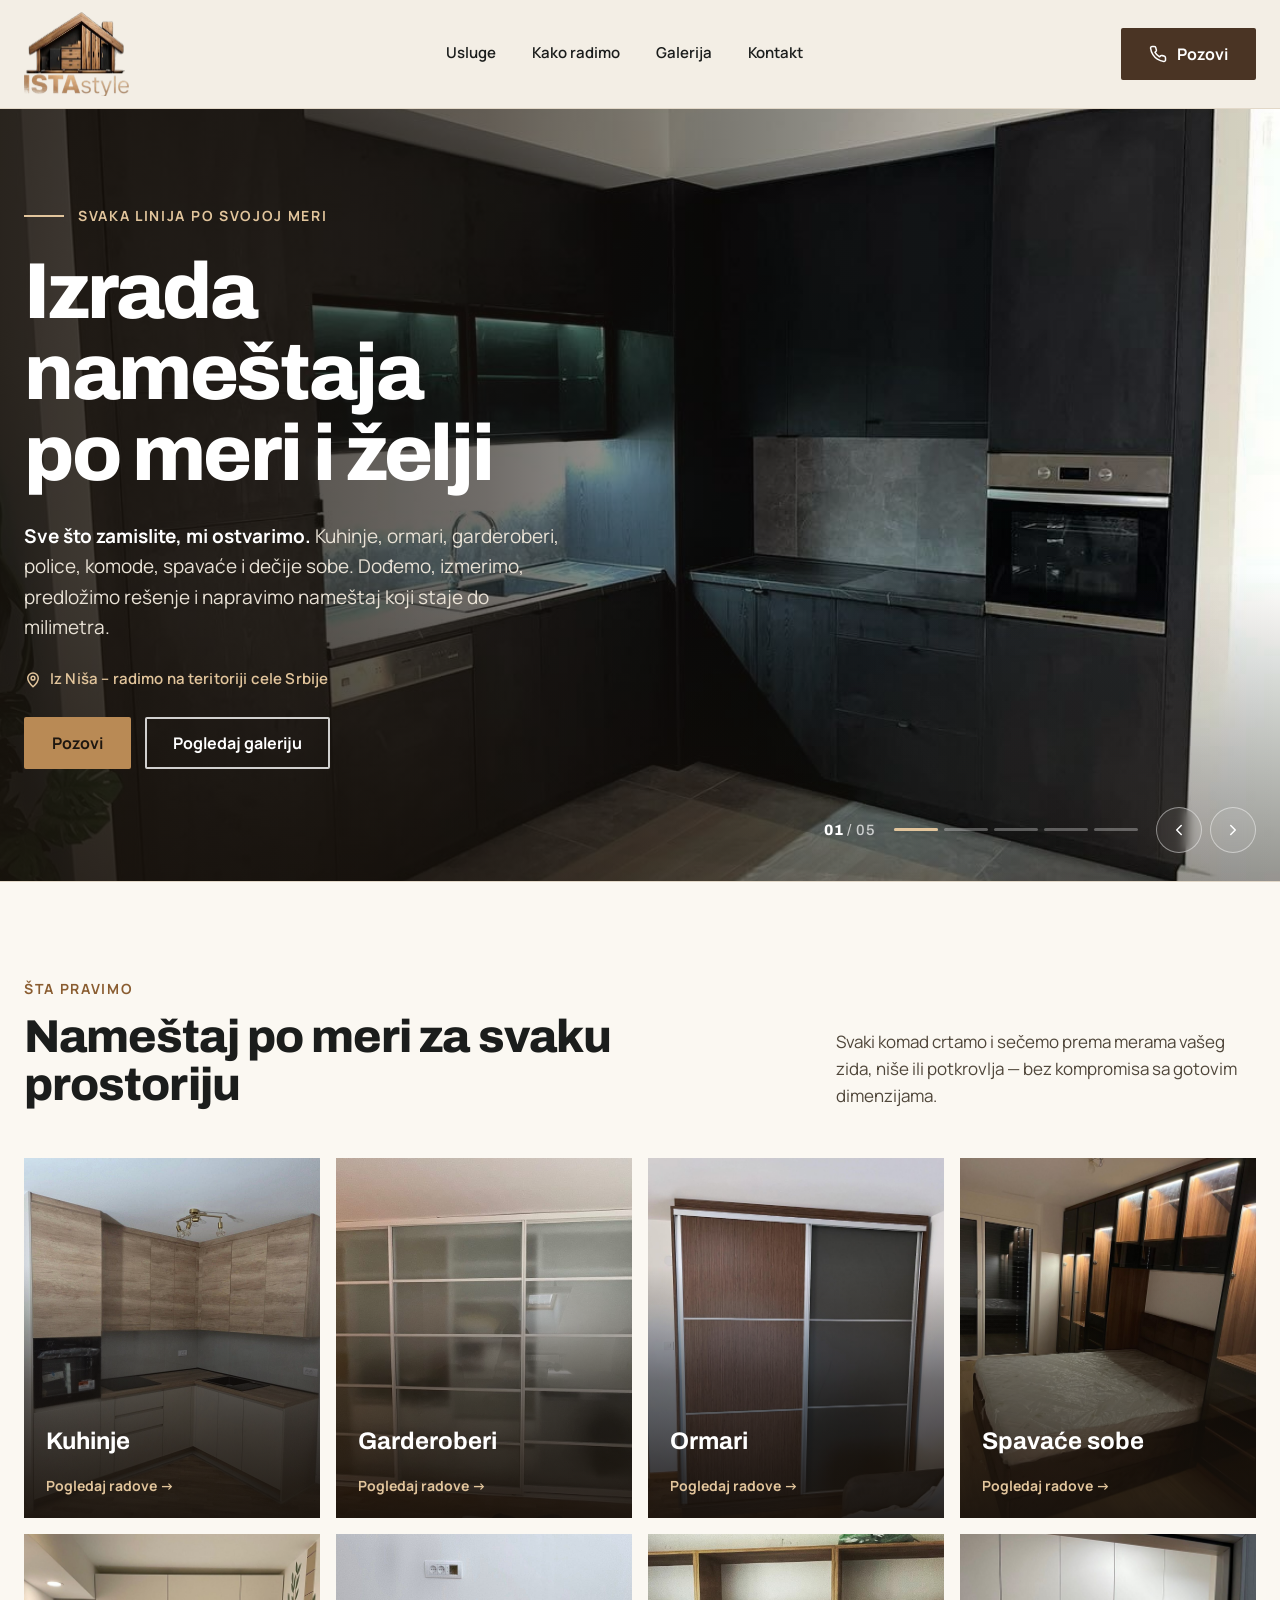
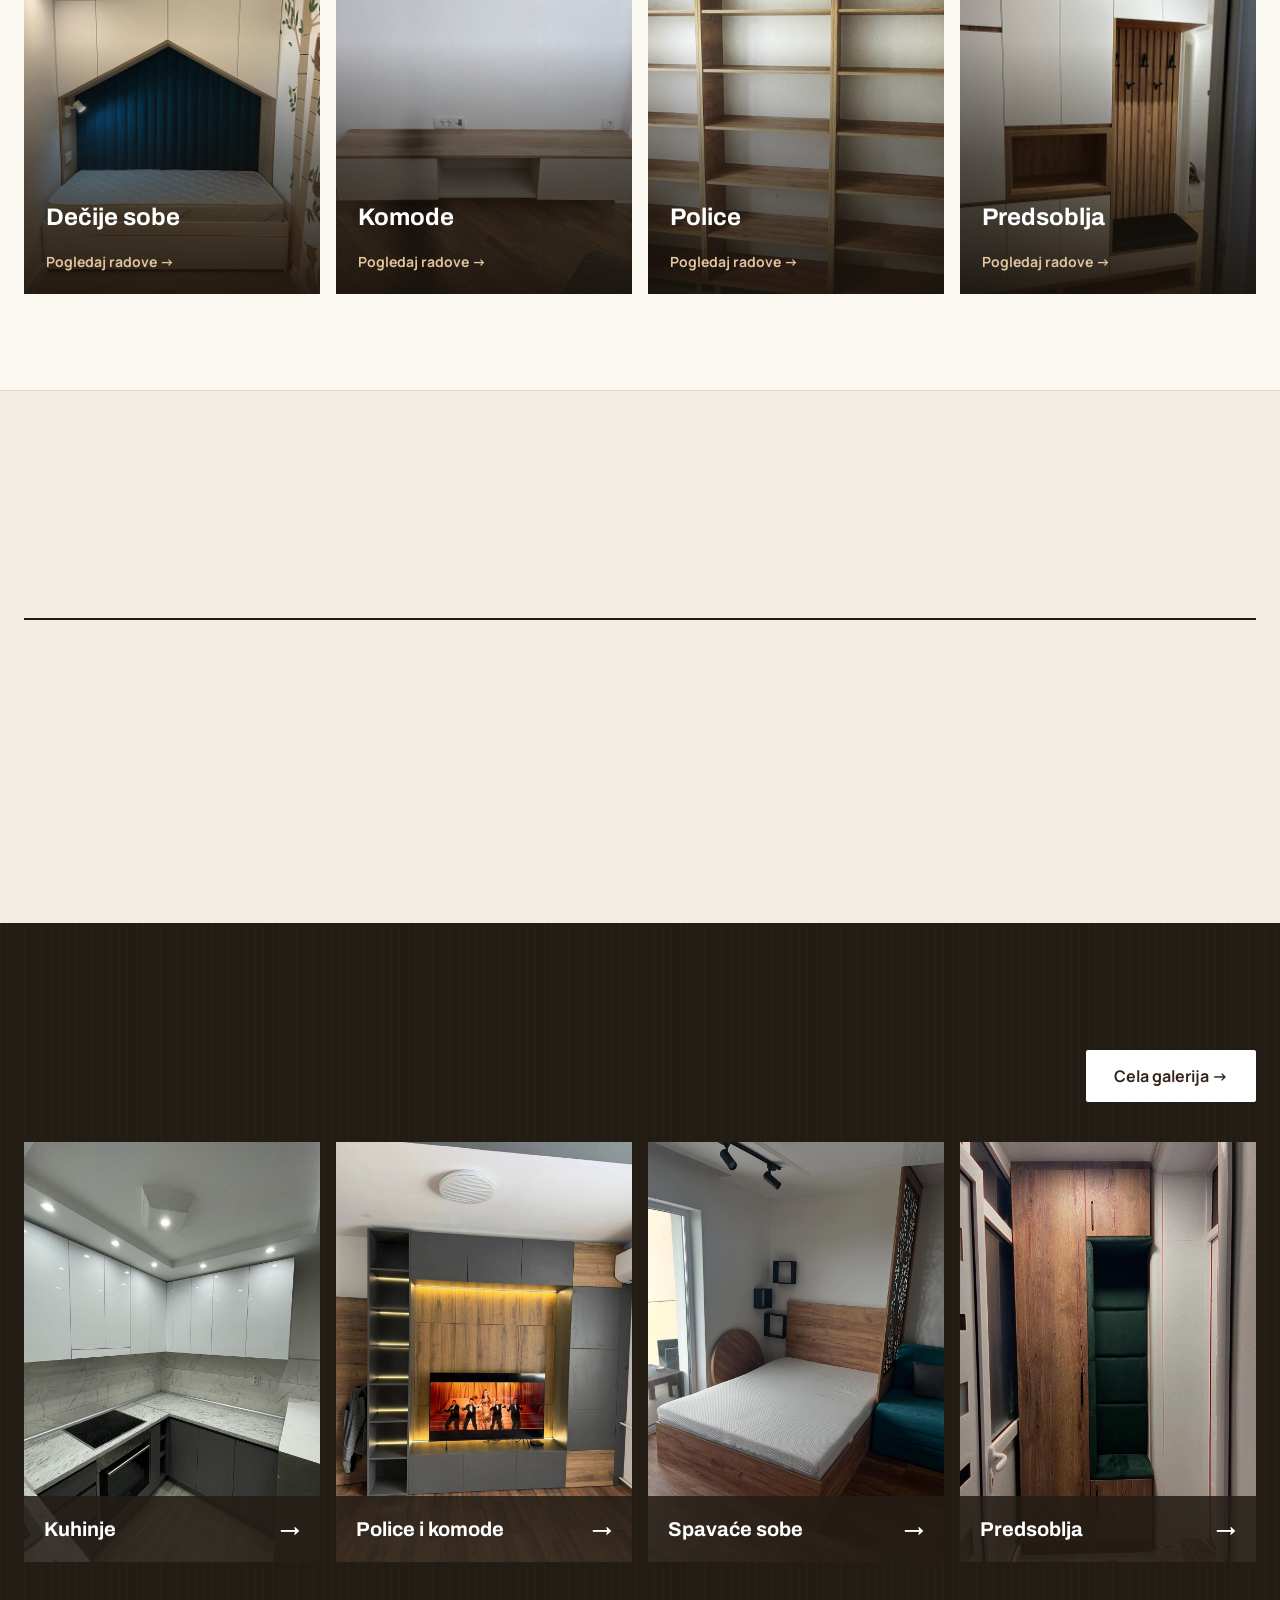
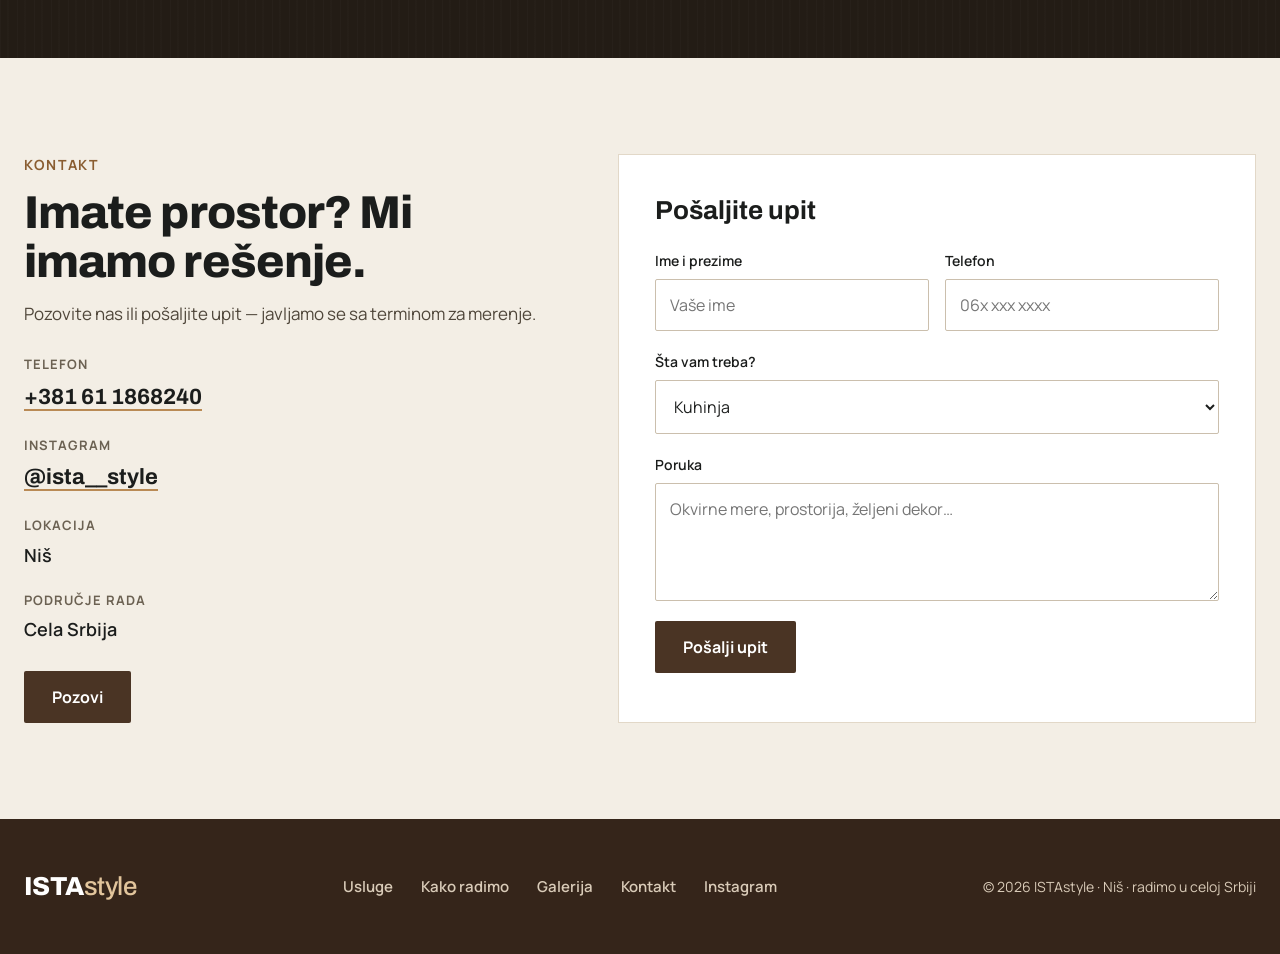
<file: index.html>
<!doctype html>
<html lang="sr">
<head>
<meta charset="utf-8">
<meta name="viewport" content="width=device-width, initial-scale=1">
<title>ISTAstyle – Nameštaj po meri od iverice | Niš</title>
<meta name="description" content="ISTAstyle iz Niša izrađuje nameštaj od iverice po meri na teritoriji cele Srbije: kuhinje, ormare, garderobere, police, komode, spavaće i dečije sobe i predsoblja. Merenje, izrada i montaža.">
<link rel="canonical" href="https://pecarandja.github.io/istastyle/">
<meta name="theme-color" content="#4A3424">
<link rel="icon" href="favicon.svg" type="image/svg+xml">
<link rel="icon" href="favicon-48.png" sizes="48x48" type="image/png">
<link rel="apple-touch-icon" href="apple-touch-icon.png">
<meta property="og:type" content="website">
<meta property="og:locale" content="sr_RS">
<meta property="og:site_name" content="ISTAstyle">
<meta property="og:title" content="ISTAstyle – Nameštaj po meri od iverice | Niš">
<meta property="og:description" content="ISTAstyle iz Niša izrađuje nameštaj od iverice po meri na teritoriji cele Srbije: kuhinje, ormare, garderobere, police, komode, spavaće i dečije sobe i predsoblja. Merenje, izrada i montaža.">
<meta property="og:url" content="https://pecarandja.github.io/istastyle/">
<meta property="og:image" content="https://pecarandja.github.io/istastyle/og-image.jpg">
<meta property="og:image:width" content="1200">
<meta property="og:image:height" content="630">
<meta name="twitter:card" content="summary_large_image">
<script type="application/ld+json">
{"@context":"https://schema.org","@type":"FurnitureStore","name":"ISTAstyle","slogan":"Svaka linija po svojoj meri","description":"Izrada nameštaja od iverice po meri: kuhinje, ormari, garderoberi, police, komode, spavaće i dečije sobe, predsoblja.","url":"https://pecarandja.github.io/istastyle/","image":"https://pecarandja.github.io/istastyle/og-image.jpg","telephone":"+381611868240","address":{"@type":"PostalAddress","addressLocality":"Niš","addressCountry":"RS"},"areaServed":{"@type":"Country","name":"Srbija"},"sameAs":["https://www.instagram.com/ista__style/"]}
</script>
<link rel="preconnect" href="https://fonts.googleapis.com">
<link rel="preconnect" href="https://fonts.gstatic.com" crossorigin>
<link href="https://fonts.googleapis.com/css2?family=Archivo:wght@500;600;700;800&family=Manrope:wght@400;500;600;700&display=swap" rel="stylesheet">
<link rel="stylesheet" href="style.css?v=4">
<script>document.documentElement.className+=" js";</script>
</head>
<body>

<header class="site-header">
  <div class="wrap hdr">
    <a class="logo logo-img" href="index.html" aria-label="ISTAstyle – početna"><img src="logo-istastyle.png" alt="ISTAstyle" width="420" height="337"></a>
    <nav id="glavni-meni" class="nav" aria-label="Glavni meni">
      <a href="#usluge">Usluge</a>
      <a href="#proces">Kako radimo</a>
      <a href="galerija.html">Galerija</a>
      <a href="#kontakt">Kontakt</a>
    </nav>
    <div class="hdr-actions">
      <a class="btn btn-primary hdr-call" href="tel:+381611868240">
        <svg width="18" height="18" viewBox="0 0 24 24" fill="none" stroke="currentColor" stroke-width="2" stroke-linecap="round" stroke-linejoin="round" aria-hidden="true"><path d="M22 16.9v3a2 2 0 0 1-2.2 2 19.8 19.8 0 0 1-8.6-3.1 19.5 19.5 0 0 1-6-6A19.8 19.8 0 0 1 2.1 4.2 2 2 0 0 1 4.1 2h3a2 2 0 0 1 2 1.7c.1.9.4 1.8.7 2.7a2 2 0 0 1-.5 2.1L8 9.8a16 16 0 0 0 6 6l1.3-1.3a2 2 0 0 1 2.1-.5c.9.3 1.8.6 2.7.7a2 2 0 0 1 1.7 2z"/></svg>
        Pozovi
      </a>
      <button type="button" class="burger" aria-label="Meni" aria-expanded="false" aria-controls="glavni-meni">
        <svg class="ic-open" width="22" height="22" viewBox="0 0 24 24" fill="none" stroke="currentColor" stroke-width="2" stroke-linecap="round" aria-hidden="true"><path d="M4 7h16M4 12h16M4 17h16"/></svg>
        <svg class="ic-close" width="22" height="22" viewBox="0 0 24 24" fill="none" stroke="currentColor" stroke-width="2" stroke-linecap="round" aria-hidden="true"><path d="M6 6l12 12M18 6L6 18"/></svg>
      </button>
    </div>
  </div>
</header>

<main>
  <section id="top" class="hero-full slider" role="region" aria-roledescription="karusel" aria-label="Naši radovi">
    <img class="slide on" src="kuhinje_147.jpg" alt="Tamna kuhinja sa osvetljenim staklenim elementima">
    <img class="slide" src="police_038.jpg" alt="TV zid sa hrastovim letvicama i osvetljenim policama" aria-hidden="true">
    <img class="slide" src="spavace_119.jpg" alt="Spavaća soba sa krevetom i osvetljenim ormarima" aria-hidden="true">
    <img class="slide" src="predsoblja_072.jpg" alt="Belo predsoblje sa hrastovim letvicama i klupom" aria-hidden="true">
    <img class="slide" src="police_177.jpg" alt="Ugradni ormar u hrastovom dekoru sa crnom nišom" aria-hidden="true">
    <div class="wrap hero-inner">
      <div class="hero-text">
        <div class="eyebrow">Svaka linija po svojoj meri</div>
        <h1>Izrada nameštaja po meri i želji</h1>
        <p class="hero-lead"><strong>Sve što zamislite, mi ostvarimo.</strong> Kuhinje, ormari, garderoberi, police, komode, spavaće i dečije sobe. Dođemo, izmerimo, predložimo rešenje i napravimo nameštaj koji staje do milimetra.</p>
        <p class="hero-area"><svg width="18" height="18" viewBox="0 0 24 24" fill="none" stroke="currentColor" stroke-width="2" stroke-linecap="round" stroke-linejoin="round" aria-hidden="true"><path d="M12 21s-7-6.2-7-11.5A7 7 0 0 1 19 9.5C19 14.8 12 21 12 21z"/><circle cx="12" cy="9.5" r="2.5"/></svg>Iz Niša – radimo na teritoriji cele Srbije</p>
        <div class="btn-row">
          <a class="btn btn-oak" href="tel:+381611868240">Pozovi</a>
          <a class="btn btn-outline-light" href="galerija.html">Pogledaj galeriju</a>
        </div>
      </div>
    </div>
    <div class="dots"></div>
  </section>

  <section id="usluge" class="band-white">
    <div class="wrap sec stack">
      <div class="sec-head-row">
        <div class="sec-head">
          <div class="eyebrow plain">Šta pravimo</div>
          <h2 class="h2">Nameštaj po meri za svaku prostoriju</h2>
        </div>
        <p class="lead" style="max-width:420px">Svaki komad crtamo i sečemo prema merama vašeg zida, niše ili potkrovlja — bez kompromisa sa gotovim dimenzijama.</p>
      </div>
      <div class="svc-grid">
        <a class="card" href="galerija.html#kuhinje"><img src="kuhinje_034.jpg" alt="Ugaona kuhinja" loading="lazy"><h3>Kuhinje</h3><p>Ugaone, linijske i sa ostrvom — prilagođene vašim aparatima i instalacijama.</p><span class="more">Pogledaj radove →</span></a>
        <a class="card" href="galerija.html#spavace"><img src="spavace_237.jpg" alt="Garderober sa kliznim staklenim vratima" loading="lazy"><h3>Garderoberi</h3><p>Otvoreni ili zatvoreni sistemi sa šipkama, policama i fiokama.</p><span class="more">Pogledaj radove →</span></a>
        <a class="card" href="galerija.html#spavace"><img src="spavace_113.jpg" alt="Ormar sa kliznim vratima" loading="lazy"><h3>Ormari</h3><p>Ugradni i samostojeći, sa kliznim ili krilnim vratima.</p><span class="more">Pogledaj radove →</span></a>
        <a class="card" href="galerija.html#spavace"><img src="spavace_119.jpg" alt="Spavaća soba sa krevetom i osvetljenim ormarima" loading="lazy"><h3>Spavaće sobe</h3><p>Kreveti, noćni stočići i ormari u jednom usklađenom kompletu.</p><span class="more">Pogledaj radove →</span></a>
        <a class="card" href="galerija.html#spavace"><img src="spavace_178.jpg" alt="Dečiji krevet u obliku kućice" loading="lazy"><h3>Dečije sobe</h3><p>Kreveti, radni stolovi i police koji prate rast deteta.</p><span class="more">Pogledaj radove →</span></a>
        <a class="card" href="galerija.html#police"><img src="police_036.jpg" alt="Viseća komoda" loading="lazy"><h3>Komode</h3><p>Za dnevnu sobu, spavaću sobu ili hodnik — širina i broj fioka po želji.</p><span class="more">Pogledaj radove →</span></a>
        <a class="card" href="galerija.html#police"><img src="police_258.jpg" alt="Police za knjige u hrastovom dekoru" loading="lazy"><h3>Police</h3><p>Zidne, TV i police za knjige, iskorišćen svaki centimetar zida.</p><span class="more">Pogledaj radove →</span></a>
        <a class="card" href="galerija.html#predsoblja"><img src="predsoblja_073.jpg" alt="Predsoblje sa vešalicama i klupom" loading="lazy"><h3>Predsoblja</h3><p>Cipelarnici, vešalice i ormarići za ulazni prostor.</p><span class="more">Pogledaj radove →</span></a>
      </div>
    </div>
  </section>

  <section id="proces" class="wrap sec stack">
    <div class="sec-head">
      <div class="eyebrow plain">Kako radimo</div>
      <h2 class="h2">Od prvog poziva do montaže</h2>
    </div>
    <ol class="steps">
      <li><span class="num">01</span><h3>Poziv i dogovor</h3><p>Recite nam šta vam treba i pošaljite fotografiju prostora.</p></li>
      <li><span class="num">02</span><h3>Merenje</h3><p>Dolazimo na vašu adresu bilo gde u Srbiji i precizno merimo prostor.</p></li>
      <li><span class="num">03</span><h3>Predlog i ponuda</h3><p>Zajedno biramo dekor, okove i raspored, uz jasnu cenu.</p></li>
      <li><span class="num">04</span><h3>Izrada i montaža</h3><p>Nameštaj pravimo u radionici u Nišu, dovozimo ga i montiramo kod vas.</p></li>
    </ol>
  </section>

  <section class="band-dark">
    <div class="wrap sec" style="display:flex;flex-direction:column;gap:40px">
      <div class="sec-head-row">
        <div class="sec-head">
          <div class="eyebrow plain light">Galerija</div>
          <h2 class="h2">Naši radovi</h2>
        </div>
        <a class="btn btn-light" href="galerija.html">Cela galerija →</a>
      </div>
      <div class="album-grid">
        <a class="album" href="galerija.html#kuhinje"><img src="kuhinje_276.jpg" alt="" loading="lazy"><span class="album-label">Kuhinje <span aria-hidden="true">→</span></span></a>
        <a class="album" href="galerija.html#police"><img src="police_021.jpg" alt="" loading="lazy"><span class="album-label">Police i komode <span aria-hidden="true">→</span></span></a>
        <a class="album" href="galerija.html#spavace"><img src="spavace_047.jpg" alt="" loading="lazy"><span class="album-label">Spavaće sobe <span aria-hidden="true">→</span></span></a>
        <a class="album" href="galerija.html#predsoblja"><img src="predsoblja_102.jpg" alt="" loading="lazy"><span class="album-label">Predsoblja <span aria-hidden="true">→</span></span></a>
      </div>
    </div>
  </section>

  <section id="kontakt" class="wrap sec contact">
    <div class="contact-info">
      <div class="sec-head">
        <div class="eyebrow plain">Kontakt</div>
        <h2 class="h2">Imate prostor? Mi imamo rešenje.</h2>
        <p class="lead">Pozovite nas ili pošaljite upit — javljamo se sa terminom za merenje.</p>
      </div>
      <dl class="contact-list">
        <div><dt>Telefon</dt><dd><a class="contact-link" href="tel:+381611868240">+381 61 1868240</a></dd></div>
        <div><dt>Instagram</dt><dd><a class="contact-link" href="https://www.instagram.com/ista__style/" target="_blank" rel="noopener">@ista__style</a></dd></div>
        <div><dt>Lokacija</dt><dd>Niš</dd></div>
        <div><dt>Područje rada</dt><dd>Cela Srbija</dd></div>
      </dl>
      <div><a class="btn btn-primary" href="tel:+381611868240">Pozovi</a></div>
    </div>
    <form class="form-box" id="upit" action="" method="POST">
      <h3>Pošaljite upit</h3>
      <div class="form-row">
        <label class="field">Ime i prezime<input type="text" name="ime" placeholder="Vaše ime" required></label>
        <label class="field">Telefon<input type="tel" name="telefon" placeholder="06x xxx xxxx" required></label>
      </div>
      <label class="field">Šta vam treba?
        <select name="vrsta">
          <option>Kuhinja</option>
          <option>Garderober / ormar</option>
          <option>Spavaća soba</option>
          <option>Dečija soba</option>
          <option>Komoda / police</option>
          <option>Predsoblje</option>
          <option>Nešto drugo</option>
        </select>
      </label>
      <label class="field">Poruka<textarea name="poruka" rows="4" placeholder="Okvirne mere, prostorija, željeni dekor…"></textarea></label>
      <button class="btn btn-primary" type="submit">Pošalji upit</button>
      <p class="form-note" role="status" hidden></p>
    </form>
  </section>
</main>

<footer class="site-footer">
  <div class="wrap foot">
    <a class="logo logo-light" href="index.html" aria-label="ISTAstyle – početna"><b>ISTA</b><span>style</span></a>
    <nav aria-label="Meni u podnožju">
      <a href="#usluge">Usluge</a>
      <a href="#proces">Kako radimo</a>
      <a href="galerija.html">Galerija</a>
      <a href="#kontakt">Kontakt</a>
      <a href="https://www.instagram.com/ista__style/" target="_blank" rel="noopener">Instagram</a>
    </nav>
    <small>© 2026 ISTAstyle · Niš · radimo u celoj Srbiji</small>
  </div>
</footer>

<a class="fab-call" href="tel:+381611868240" aria-label="Pozovi +381 61 1868240">
  <svg width="22" height="22" viewBox="0 0 24 24" fill="none" stroke="currentColor" stroke-width="2" stroke-linecap="round" stroke-linejoin="round" aria-hidden="true"><path d="M22 16.9v3a2 2 0 0 1-2.2 2 19.8 19.8 0 0 1-8.6-3.1 19.5 19.5 0 0 1-6-6A19.8 19.8 0 0 1 2.1 4.2 2 2 0 0 1 4.1 2h3a2 2 0 0 1 2 1.7c.1.9.4 1.8.7 2.7a2 2 0 0 1-.5 2.1L8 9.8a16 16 0 0 0 6 6l1.3-1.3a2 2 0 0 1 2.1-.5c.9.3 1.8.6 2.7.7a2 2 0 0 1 1.7 2z"/></svg>
  <span>Pozovi</span>
</a>
<script src="main.js?v=4"></script>
</body>
</html>
</file>
<file: style.css>
/* ISTAstyle – stilovi sajta */
*,*::before,*::after{box-sizing:border-box}
html{scroll-behavior:smooth;-webkit-text-size-adjust:100%}
body{margin:0;background:#F3EEE5;color:#1B1D1C;font-family:Manrope,system-ui,sans-serif;line-height:1.5}
img{max-width:100%;display:block}
h1,h2,h3{font-family:Archivo,system-ui,sans-serif;margin:0}
p{margin:0}
a{color:#4A3424}
a:hover{color:#35251A}

.wrap{max-width:1280px;margin:0 auto;padding-left:24px;padding-right:24px}
.sec{padding-top:96px;padding-bottom:96px}
.eyebrow{display:flex;align-items:center;gap:14px;font-size:14px;font-weight:700;letter-spacing:.12em;text-transform:uppercase;color:#4A3424}
.eyebrow::before{content:"";display:block;width:40px;height:2px;background:#4A3424}
.eyebrow.plain::before{display:none}
.eyebrow.light{color:#E2C59C}
.h2{font-weight:800;font-size:clamp(32px,3.6vw,48px);line-height:1.05;letter-spacing:-.02em}
.lead{font-size:17px;line-height:1.6;color:#4F463A}
.sec-head{display:flex;flex-direction:column;gap:14px;max-width:640px}
.sec-head-row{display:flex;flex-wrap:wrap;justify-content:space-between;align-items:flex-end;gap:24px}

/* Dugmad */
.btn{display:inline-flex;align-items:center;justify-content:center;gap:10px;min-height:52px;padding:0 26px;border-radius:2px;font-family:Manrope,sans-serif;font-weight:700;font-size:16px;text-decoration:none;cursor:pointer;border:2px solid transparent;transition:background .15s,color .15s,border-color .15s,transform .08s}
.btn:active{transform:translateY(1px) scale(.98)}
.btn-primary{background:#4A3424;color:#FFFFFF}
.btn-primary:hover{background:#35251A;color:#FFFFFF}
.btn-primary:active{background:#24180F;color:#FFFFFF}
.btn-ghost{background:transparent;color:#1B1D1C;border-color:#1B1D1C}
.btn-ghost:hover{background:#1B1D1C;color:#FFFFFF}
.btn-ghost:active{background:#000000;color:#FFFFFF}
.btn-light{background:#FFFFFF;color:#35251A}
.btn-light:hover{background:#EFE6D8;color:#35251A}
.btn-light:active{background:#E0D2BD;color:#35251A}
.btn:focus-visible,.burger:focus-visible,.tab:focus-visible,.lb-btn:focus-visible{outline:3px solid #4A3424;outline-offset:2px}

/* Zaglavlje */
.site-header{background:#F3EEE5;border-bottom:1px solid #E2D8C8}
.hdr{display:flex;flex-wrap:wrap;align-items:center;justify-content:space-between;gap:16px 32px;padding-top:18px;padding-bottom:18px}
.logo{display:flex;align-items:baseline;text-decoration:none;color:#1B1D1C;font-family:Archivo,sans-serif;font-size:26px;letter-spacing:-.02em}
.logo:hover{color:#1B1D1C}
.logo b{font-weight:800}
.logo span{font-weight:500;color:#4A3424}
.nav{display:flex;flex-wrap:wrap;gap:4px 28px}
.nav a{color:#1B1D1C;text-decoration:none;font-weight:600;font-size:15px;padding:12px 4px;border-bottom:2px solid transparent;transition:color .15s,border-color .15s}
.nav a:hover{color:#4A3424;border-bottom-color:#4A3424}
.nav a:active{color:#35251A;border-bottom-color:#35251A}
.nav a.current{color:#4A3424;border-bottom-color:#4A3424}
.hdr-actions{display:flex;align-items:center;gap:8px}
.burger{display:none;align-items:center;justify-content:center;width:48px;height:48px;padding:0;border:1.5px solid #1B1D1C;border-radius:2px;background:transparent;color:#1B1D1C;cursor:pointer;transition:background .15s,color .15s,transform .08s}
.burger:hover{background:#1B1D1C;color:#FFFFFF}
.burger:active{transform:scale(.95);background:#000000;color:#FFFFFF}
.burger .ic-close{display:none}
.burger[aria-expanded="true"] .ic-open{display:none}
.burger[aria-expanded="true"] .ic-close{display:block}

/* Hero */
.hero{display:flex;flex-wrap:wrap;gap:48px;align-items:stretch;padding-top:72px;padding-bottom:88px}
.hero-text{flex:1 1 460px;min-width:0;display:flex;flex-direction:column;justify-content:space-between;gap:28px}
.hero h1{font-weight:800;font-size:clamp(38px,5.4vw,72px);line-height:1.02;letter-spacing:-.03em}
.hero-lead{font-size:19px;line-height:1.6;color:#4F463A;max-width:520px}
.hero-lead strong{color:#1B1D1C}
.btn-row{display:flex;flex-wrap:wrap;gap:14px}
.slider{flex:1 1 520px;min-width:0;position:relative;min-height:540px;overflow:hidden;background:#2A2C2B}
.slide{position:absolute;inset:0;width:100%;height:100%;object-fit:cover;opacity:0;transform:scale(1);transition:opacity 1.2s ease,transform 6s ease-out}
.slide.on{opacity:1;transform:scale(1.06)}
.dots{position:absolute;left:20px;bottom:20px;display:flex;align-items:center;gap:4px;padding:4px 8px;background:rgba(27,29,28,.72);border-radius:999px}
.dot{display:inline-flex;align-items:center;justify-content:center;width:32px;height:44px;padding:0;border:0;background:transparent;cursor:pointer}
.dot span{display:block;width:10px;height:10px;border-radius:999px;background:rgba(255,255,255,.5);transition:background .2s,width .3s}
.dot:hover span{background:rgba(255,255,255,.85)}
.dot:active span{background:#E2C59C}
.dot.on span{width:26px;background:#FFFFFF}
.dot:focus-visible{outline:2px solid #FFFFFF;outline-offset:-6px;border-radius:999px}

/* Usluge */
.band-white{background:#FFFFFF;border-top:1px solid #E2D8C8;border-bottom:1px solid #E2D8C8}
.stack{display:flex;flex-direction:column;gap:48px}
.svc-grid{display:grid;grid-template-columns:repeat(auto-fill,minmax(260px,1fr));gap:20px}
.card{position:relative;display:flex;flex-direction:column;gap:14px;color:#1B1D1C;background:#FFFFFF;padding:14px 14px 22px;border:1px solid #E2D8C8;text-decoration:none;transition:border-color .15s,transform .15s,box-shadow .15s}
.card:hover{border-color:#4A3424;transform:translateY(-3px);box-shadow:0 10px 24px rgba(27,29,28,.08);color:#1B1D1C}
.card:active{transform:translateY(0);border-color:#35251A;box-shadow:none}
.card:focus-visible{outline:3px solid #4A3424;outline-offset:2px}
.card img{width:100%;height:220px;object-fit:cover}
.card h3{font-size:22px;font-weight:700}
.card p{font-size:15px;line-height:1.55;color:#6B6152}
.card .more{color:#4A3424;font-weight:700;font-size:14px}
.card:hover .more{text-decoration:underline}

/* Kako radimo */
.steps{list-style:none;margin:0;padding:0;display:grid;grid-template-columns:repeat(auto-fit,minmax(240px,1fr));border-top:2px solid #1B1D1C}
.steps li{padding:28px 28px 8px 0;display:flex;flex-direction:column;gap:12px}
.steps .num{font-family:Archivo,sans-serif;font-weight:800;font-size:44px;color:#4A3424}
.steps h3{font-size:22px;font-weight:700}
.steps p{font-size:15px;line-height:1.6;color:#6B6152}

/* Naši radovi */
.band-dark{background:#1B1D1C;color:#FFFFFF}
.album-grid{display:grid;grid-template-columns:repeat(auto-fit,minmax(260px,1fr));gap:16px}
.album{position:relative;display:flex;align-items:flex-end;min-height:380px;text-decoration:none;color:#FFFFFF;overflow:hidden;background:#2A2C2B;transition:transform .15s}
.album img{position:absolute;inset:0;width:100%;height:100%;object-fit:cover;transition:transform .4s}
.album:hover{color:#FFFFFF}
.album:hover img{transform:scale(1.05)}
.album:hover .album-label{background:#35251A}
.album:active{transform:scale(.99)}
.album:focus-visible{outline:3px solid #FFFFFF;outline-offset:2px}
.album-label{position:relative;display:flex;justify-content:space-between;align-items:center;width:100%;padding:18px 20px;background:rgba(27,29,28,.88);font-family:Archivo,sans-serif;font-weight:700;font-size:20px;transition:background .15s}

/* Kontakt */
.contact{display:flex;flex-wrap:wrap;gap:56px}
.contact-info{flex:1 1 380px;min-width:0;display:flex;flex-direction:column;gap:28px}
.contact-list{margin:0;display:flex;flex-direction:column;gap:22px}
.contact-list div{display:flex;flex-direction:column;gap:6px}
.contact-list dt{font-size:13px;font-weight:700;letter-spacing:.08em;text-transform:uppercase;color:#6B6152}
.contact-list dd{margin:0;font-size:18px;font-weight:600}
.contact-link{color:#1B1D1C;text-decoration:none;font-weight:700;font-size:22px;font-family:Archivo,sans-serif;border-bottom:2px solid #4A3424}
.contact-link:hover{color:#4A3424;border-bottom-color:#35251A}
.contact-link:active{color:#35251A}
.form-box{flex:1 1 480px;min-width:0;background:#FFFFFF;border:1px solid #E2D8C8;padding:36px;display:flex;flex-direction:column;gap:20px}
.form-box h3{font-size:26px;font-weight:700}
.form-row{display:grid;grid-template-columns:repeat(auto-fit,minmax(200px,1fr));gap:16px}
.field{display:flex;flex-direction:column;gap:8px;font-size:14px;font-weight:600;color:#1B1D1C}
.field input,.field select,.field textarea{font-family:Manrope,sans-serif;font-size:16px;padding:14px;border:1px solid #CBBFAD;border-radius:2px;background:#FFFFFF;color:#1B1D1C;min-height:50px;transition:border-color .15s}
.field input:hover,.field select:hover,.field textarea:hover{border-color:#6B6152}
.field input:focus,.field select:focus,.field textarea:focus{outline:2px solid #4A3424;outline-offset:0;border-color:#4A3424}
.form-box .btn{align-self:flex-start}
.form-note{font-size:15px;line-height:1.5;color:#4A3424;font-weight:600}
.form-note[hidden]{display:none}

/* Podnožje */
.site-footer{background:#35251A;color:#D9CBB8}
.foot{display:flex;flex-wrap:wrap;justify-content:space-between;align-items:center;gap:24px;padding-top:48px;padding-bottom:48px}
.foot .logo-light{color:#FFFFFF;text-decoration:none}
.foot .logo-light span{color:#E2C59C}
.foot .logo-light:hover{color:#FFFFFF;text-decoration:none}
.foot .logo-light:active{color:#EFE6D8}
.foot nav{display:flex;flex-wrap:wrap;gap:12px 28px;font-size:15px;font-weight:600}
.foot a{color:#D9CBB8;text-decoration:none}
.foot a:hover{color:#FFFFFF;text-decoration:underline}
.foot a:active{color:#E2C59C}
.foot small{font-size:14px}

/* Galerija */
.gal-intro{display:flex;flex-direction:column;gap:18px;padding-top:64px;padding-bottom:24px}
.gal-intro h1{font-weight:800;font-size:clamp(38px,4.6vw,60px);line-height:1.04;letter-spacing:-.03em}
.gal-intro p{font-size:18px;line-height:1.6;color:#4F463A;max-width:620px}
.tabs{display:flex;flex-wrap:wrap;gap:10px;padding-top:16px;padding-bottom:32px}
.tab{font-family:Manrope,sans-serif;font-size:15px;font-weight:700;min-height:46px;padding:0 20px;border:1.5px solid #CBBFAD;background:#FFFFFF;color:#1B1D1C;border-radius:999px;cursor:pointer;transition:background .15s,color .15s,border-color .15s,transform .08s}
.tab:hover{border-color:#4A3424;color:#4A3424}
.tab:active{transform:scale(.97);background:#EFE6D8}
.tab.on{background:#4A3424;border-color:#4A3424;color:#FFFFFF}
.tab.on:hover{background:#35251A;border-color:#35251A;color:#FFFFFF}
.tab .count{font-weight:600;opacity:.7;margin-left:6px}
.pgrid{display:grid;grid-template-columns:repeat(auto-fill,minmax(280px,1fr));gap:16px;padding-bottom:96px}
.tile{display:block;width:100%;padding:0;border:0;background:#DCD2C2;cursor:zoom-in;overflow:hidden;transition:transform .15s}
.tile[hidden]{display:none}
.tile img{width:100%;height:340px;object-fit:cover;transition:transform .35s,filter .2s}
.tile:hover img{transform:scale(1.04);filter:brightness(1.05)}
.tile:active{transform:scale(.985)}
.tile:focus-visible{outline:3px solid #4A3424;outline-offset:3px}
.band-green{background:#4A3424;color:#FFFFFF}
.cta{display:flex;flex-wrap:wrap;justify-content:space-between;align-items:center;gap:24px;padding-top:64px;padding-bottom:64px}
.cta h2{font-weight:800;font-size:clamp(28px,3vw,40px);letter-spacing:-.02em}
.cta p{font-size:17px;color:#E3D8C8;margin-top:8px}

/* Lightbox */
.lightbox{position:fixed;inset:0;z-index:50;background:rgba(14,16,15,.94);display:flex;flex-direction:column;align-items:center;justify-content:center;gap:16px;padding:24px}
.lightbox[hidden]{display:none}
.lb-top{position:absolute;top:16px;right:16px;left:16px;display:flex;justify-content:space-between;align-items:center;color:#FFFFFF;font-size:15px;font-weight:600}
.lightbox img{max-width:100%;max-height:calc(100vh - 180px);object-fit:contain}
.lb-nav{display:flex;gap:16px}
.lb-btn{display:inline-flex;align-items:center;justify-content:center;width:52px;height:52px;border-radius:999px;border:1.5px solid rgba(255,255,255,.35);background:rgba(255,255,255,.06);color:#FFFFFF;cursor:pointer;transition:background .15s,border-color .15s,transform .08s}
.lb-btn:hover{background:rgba(255,255,255,.18);border-color:#FFFFFF}
.lb-btn:active{transform:scale(.94);background:rgba(255,255,255,.28)}
body.no-scroll{overflow:hidden}

/* Tablet i telefon */
@media (max-width:860px){
  .hdr{column-gap:12px}
  .burger{display:inline-flex}
  .hdr-call{padding:0 14px;min-height:48px}
  .nav{display:none}
  .nav.open{display:flex;order:3;width:100%;flex-direction:column;gap:0;border-top:1px solid #E2D8C8;padding-top:4px}
  .nav.open a{padding:14px 4px;font-size:17px;border-bottom:1px solid #E8DFD1}
  .nav.open a:hover{border-bottom-color:#4A3424}
}
@media (max-width:600px){
  .hdr{padding-top:12px;padding-bottom:12px}
  .sec{padding-top:52px;padding-bottom:52px}
  .hero{padding-top:32px;padding-bottom:48px;gap:32px}
  .slider{min-height:380px}
  .svc-grid{grid-template-columns:repeat(2,minmax(0,1fr));gap:12px}
  .card{padding:8px 8px 14px;gap:10px}
  .card img{height:130px}
  .card h3{font-size:17px}
  .card p{display:none}
  .card .more{font-size:13px}
  .album-grid{grid-template-columns:repeat(2,minmax(0,1fr));gap:10px}
  .album{min-height:210px}
  .album-label{font-size:15px;padding:12px}
  .form-box{padding:22px}
  .gal-intro{padding-top:32px}
  .tabs{gap:8px}
  .tab{min-height:44px;padding:0 12px;font-size:14px}
  .tab .count{display:none}
  .pgrid{grid-template-columns:repeat(2,minmax(0,1fr));gap:8px;padding-bottom:52px}
  .tile img{height:200px}
  .cta{padding-top:44px;padding-bottom:44px}
}
@media (prefers-reduced-motion:reduce){
  html{scroll-behavior:auto}
  .slide,.album img,.tile img,.card{transition:none}
}

/* ===== Doterivanje: zalepljeno zaglavlje, animacije, dugme za poziv ===== */
.site-header{position:sticky;top:0;z-index:40;transition:box-shadow .25s,background .25s}
.site-header.scrolled{background:rgba(243,238,229,.94);box-shadow:0 6px 24px rgba(27,29,28,.08);-webkit-backdrop-filter:saturate(1.4) blur(8px);backdrop-filter:saturate(1.4) blur(8px)}
[id]{scroll-margin-top:92px}

/* Pojavljivanje sekcija pri skrolovanju (samo kad radi JavaScript) */
.js .reveal{opacity:0;transform:translateY(28px);transition:opacity .7s cubic-bezier(.2,.7,.2,1),transform .7s cubic-bezier(.2,.7,.2,1);transition-delay:var(--d,0s)}
.js .reveal.in{opacity:1;transform:none}

/* Uvodna animacija hero sekcije */
@keyframes rise{from{opacity:0;transform:translateY(22px)}to{opacity:1;transform:none}}
@keyframes fadeIn{from{opacity:0}to{opacity:1}}
.js .hero-text>*{animation:rise .8s cubic-bezier(.2,.7,.2,1) both}
.js .hero-text>*:nth-child(2){animation-delay:.08s}
.js .hero-text>*:nth-child(3){animation-delay:.16s}
.js .hero-text>*:nth-child(4){animation-delay:.24s}
.js .slider{animation:fadeIn 1s ease .2s both}
.js .gal-intro>*{animation:rise .7s cubic-bezier(.2,.7,.2,1) both}
.js .gal-intro>*:nth-child(2){animation-delay:.06s}
.js .gal-intro>*:nth-child(3){animation-delay:.12s}

/* Plutajuće dugme za poziv (telefon i tablet) */
.fab-call{position:fixed;right:16px;bottom:16px;z-index:45;display:none;align-items:center;gap:10px;min-height:56px;padding:0 22px 0 18px;border-radius:999px;background:#4A3424;color:#FFFFFF;font-family:Manrope,sans-serif;font-weight:700;font-size:16px;text-decoration:none;box-shadow:0 10px 28px rgba(36,24,15,.35);transition:background .15s,transform .2s,opacity .25s}
.fab-call:hover{background:#35251A;color:#FFFFFF}
.fab-call:active{background:#24180F;transform:scale(.96)}
.fab-call:focus-visible{outline:3px solid #E2C59C;outline-offset:3px}
.fab-call.hide{opacity:0;transform:translateY(16px);pointer-events:none}
body.no-scroll .fab-call{display:none!important}
@media (max-width:860px){
  .fab-call{display:inline-flex}
  .hdr-call{display:none}
  .site-footer{padding-bottom:84px}
  [id]{scroll-margin-top:80px}
}
@media (prefers-reduced-motion:reduce){
  .js .reveal{opacity:1;transform:none;transition:none}
  .js .hero-text>*,.js .slider,.js .gal-intro>*{animation:none}
}


/* ===== Toplija paleta, veliki hero, kartice i mozaik ===== */
:root{--oak:#B98A55;--oak-dark:#8A5D31;--oak-light:#E2C59C;--walnut:#231C15}
.eyebrow{color:var(--oak-dark)}
.eyebrow::before{background:var(--oak)}
.eyebrow.light{color:var(--oak-light)}
.steps{border-top-color:var(--walnut)}
.steps .num{color:var(--oak-dark)}
.band-white{background:#FBF8F2}
.band-dark{background-color:var(--walnut);background-image:repeating-linear-gradient(90deg,rgba(255,255,255,.018) 0 1px,transparent 1px 7px,rgba(255,255,255,.01) 7px 9px,transparent 9px 17px)}
.contact-link{border-bottom-color:var(--oak)}

/* Dugmad na tamnoj podlozi */
.btn-oak{background:var(--oak);color:#1E1710}
.btn-oak:hover{background:var(--oak-light);color:#1E1710}
.btn-oak:active{background:#A27443;color:#1E1710}
.btn-outline-light{background:transparent;color:#FFFFFF;border-color:rgba(255,255,255,.8)}
.btn-outline-light:hover{background:#FFFFFF;color:var(--walnut)}
.btn-outline-light:active{background:#EDE6DA;color:var(--walnut)}

/* Hero preko cele širine */
.hero-full.slider{position:relative;flex:none;display:flex;align-items:center;min-height:clamp(560px,82vh,860px);overflow:hidden;background:var(--walnut)}
.hero-full::after{content:"";position:absolute;inset:0;z-index:1;background:linear-gradient(90deg,rgba(24,18,12,.86) 0%,rgba(24,18,12,.62) 38%,rgba(24,18,12,.12) 72%,rgba(24,18,12,0) 100%),linear-gradient(0deg,rgba(24,18,12,.45),rgba(24,18,12,0) 40%)}
.hero-inner{position:relative;z-index:2;width:100%;padding-top:96px;padding-bottom:112px}
.hero-full .hero-text{max-width:640px;justify-content:flex-start;gap:26px}
.hero-full .eyebrow{color:var(--oak-light)}
.hero-full .eyebrow::before{background:var(--oak-light)}
.hero-full h1{color:#FFFFFF;font-size:clamp(42px,6.2vw,86px);font-weight:800;line-height:1.02;letter-spacing:-.03em;text-wrap:balance}
.hero-full .hero-lead{color:#E9E2D6;max-width:540px}
.hero-full .hero-lead strong{color:#FFFFFF}
.hero-full .dots{z-index:3;left:auto;right:max(24px,calc((100% - 1280px)/2 + 24px));bottom:28px}

/* Kartice usluga: velika slika, natpis preko nje */
.svc-grid{grid-template-columns:repeat(auto-fill,minmax(270px,1fr));gap:16px}
.card{min-height:360px;padding:22px;justify-content:flex-end;gap:8px;border:0;background:var(--walnut);color:#FFFFFF;overflow:hidden;isolation:isolate}
.card img{position:absolute;inset:0;width:100%;height:100%;object-fit:cover;z-index:-2;transition:transform .5s cubic-bezier(.2,.7,.2,1)}
.card::after{content:"";position:absolute;inset:0;z-index:-1;background:linear-gradient(0deg,rgba(24,18,12,.92) 0%,rgba(24,18,12,.55) 38%,rgba(24,18,12,0) 70%);transition:background .3s}
.card h3{color:#FFFFFF;font-size:24px}
.card p{color:#E4DCCF;font-size:14px;max-height:0;opacity:0;overflow:hidden;transition:max-height .35s,opacity .3s}
.card .more{color:var(--oak-light)}
.card:hover{color:#FFFFFF;transform:translateY(-3px);box-shadow:0 14px 34px rgba(35,28,21,.22)}
.card:hover img{transform:scale(1.06)}
.card:hover p,.card:focus-visible p{max-height:90px;opacity:1}
.card:hover .more{color:#FFFFFF}
@media (hover:none){.card p{max-height:none;opacity:1}}

/* Albumi */
.album{min-height:420px}
.album-label{background:rgba(35,28,21,.86)}
.album:hover .album-label{background:var(--oak-dark)}

/* Galerija u mozaiku */
.pgrid{grid-template-columns:repeat(4,minmax(0,1fr));grid-auto-rows:230px;grid-auto-flow:dense;gap:12px}
.tile img{height:100%}
.tile.big{grid-column:span 2;grid-row:span 2}
.tile.tall{grid-row:span 2}
.tab.on{background:var(--walnut);border-color:var(--walnut)}
.tab.on:hover{background:var(--oak-dark);border-color:var(--oak-dark)}
.tab:hover{border-color:var(--oak-dark);color:var(--oak-dark)}
.band-green{background:var(--walnut);background-image:repeating-linear-gradient(90deg,rgba(255,255,255,.018) 0 1px,transparent 1px 7px,rgba(255,255,255,.01) 7px 9px,transparent 9px 17px)}

@media (max-width:1000px){
  .pgrid{grid-template-columns:repeat(3,minmax(0,1fr))}
}
@media (max-width:600px){
  .hero-full.slider{min-height:620px;align-items:flex-end}
  .hero-full::after{background:linear-gradient(0deg,rgba(24,18,12,.92) 0%,rgba(24,18,12,.7) 45%,rgba(24,18,12,.15) 80%)}
  .hero-inner{padding-top:120px;padding-bottom:84px}
  .hero-full .hero-text{gap:20px}
  .hero-full .hero-lead{font-size:17px}
  .hero-full .dots{left:16px;right:auto;bottom:16px}
  .svc-grid{grid-template-columns:repeat(2,minmax(0,1fr));gap:10px}
  .card{min-height:230px;padding:14px;gap:4px}
  .card h3{font-size:17px}
  .card p{display:none}
  .album{min-height:220px}
  .pgrid{grid-template-columns:repeat(2,minmax(0,1fr));grid-auto-rows:150px;gap:8px}
  .tile img{height:100%}
}

/* Područje rada u hero sekciji */
.hero-area{display:inline-flex;align-items:center;gap:8px;font-size:15px;font-weight:600;color:var(--oak-light);letter-spacing:.01em}
.hero-area svg{flex:none}

/* Logo kao slika u zaglavlju */
.logo-img{display:block;line-height:0}
.logo-img img{height:84px;width:auto;transition:height .25s}
.site-header.scrolled .logo-img img{height:60px}
.hdr{padding-top:12px;padding-bottom:12px}
@media (max-width:600px){.logo-img img{height:62px}.site-header.scrolled .logo-img img{height:50px}}

/* Kontrole slajdera: brojač, trake napretka, strelice */
.slide-ctrl{position:absolute;z-index:3;right:max(24px,calc((100% - 1280px)/2 + 24px));bottom:28px;display:flex;align-items:center;gap:18px;color:#FFFFFF}
.sc-count{font-family:Archivo,sans-serif;font-size:15px;font-weight:500;letter-spacing:.06em;color:rgba(255,255,255,.7);font-variant-numeric:tabular-nums}
.sc-count b{color:#FFFFFF;font-weight:800}
.sc-bars{display:flex;gap:6px}
.sc-bar{width:44px;height:28px;padding:0;border:0;background:transparent;cursor:pointer;display:flex;align-items:center}
.sc-bar i{display:block;position:relative;width:100%;height:3px;border-radius:3px;background:rgba(255,255,255,.3);overflow:hidden;transition:background .2s}
.sc-bar i::after{content:"";position:absolute;inset:0;transform:scaleX(0);transform-origin:left;background:var(--oak-light,#E2C59C)}
.sc-bar:hover i{background:rgba(255,255,255,.55)}
.sc-bar.done i::after{transform:scaleX(1)}
.sc-bar.on i::after{animation:scBar var(--dur,5000ms) linear forwards}
.static .sc-bar.on i::after{animation:none;transform:scaleX(1)}
@keyframes scBar{to{transform:scaleX(1)}}
.sc-bar:focus-visible{outline:2px solid #FFFFFF;outline-offset:2px;border-radius:4px}
.sc-arrows{display:flex;gap:8px}
.sc-btn{display:inline-flex;align-items:center;justify-content:center;width:46px;height:46px;border-radius:999px;border:1.5px solid rgba(255,255,255,.45);background:rgba(255,255,255,.06);color:#FFFFFF;cursor:pointer;-webkit-backdrop-filter:blur(6px);backdrop-filter:blur(6px);transition:background .15s,border-color .15s,transform .08s}
.sc-btn:hover{background:#FFFFFF;color:#231C15;border-color:#FFFFFF}
.sc-btn:active{transform:scale(.94)}
.sc-btn:focus-visible{outline:2px solid #FFFFFF;outline-offset:2px}
@media (max-width:600px){
  .slide-ctrl{left:16px;right:16px;bottom:16px;justify-content:space-between;gap:10px}
  .sc-bar{width:26px}
  .sc-btn{width:42px;height:42px}
  .sc-count{display:none}
}
</file>
